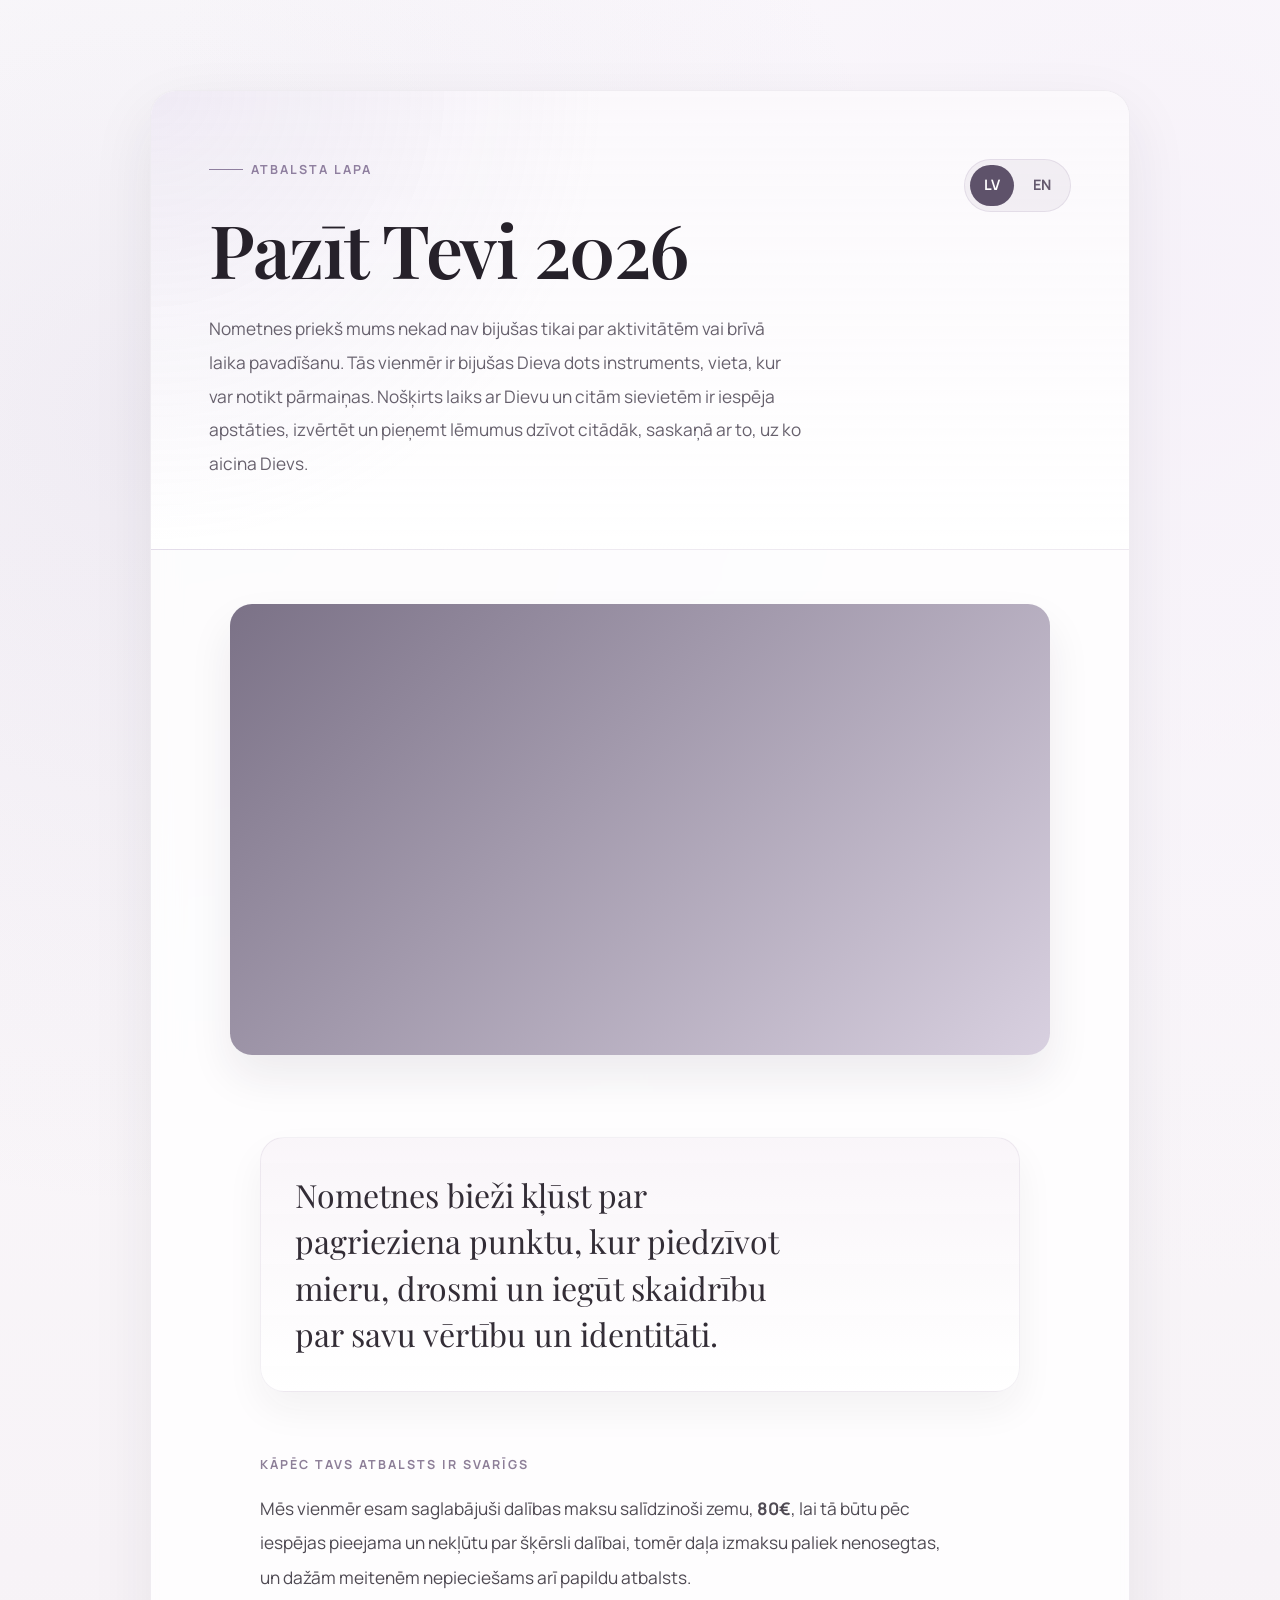
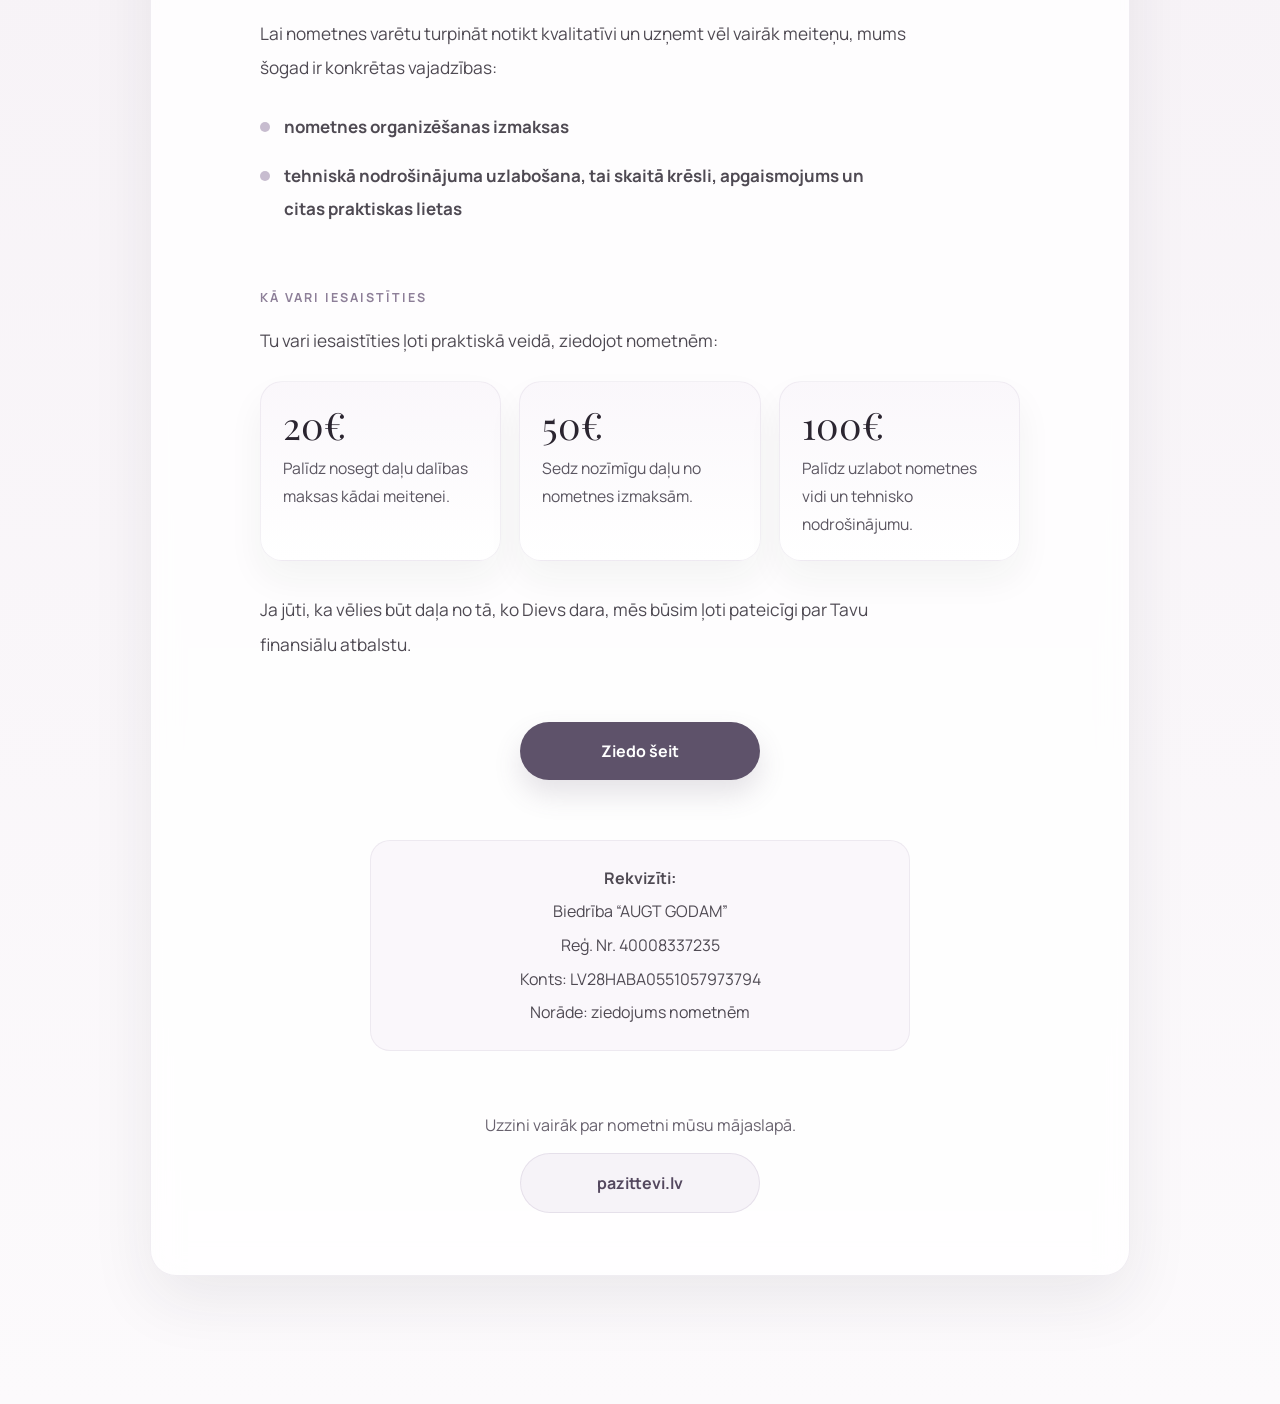
<file: public/atbalsts-2026/index.html>
<!doctype html>
<html lang="lv">
  <head>
    <meta charset="UTF-8" />
    <meta name="viewport" content="width=device-width, initial-scale=1.0" />
    <title>Pazīt Tevi | Atbalsta lapa 2026</title>
    <meta name="robots" content="noindex, nofollow" />
    <link rel="icon" type="image/png" href="../assets/Galerija/fav/Favicon%20PT.png" />
    <link rel="shortcut icon" href="../assets/Galerija/fav/Favicon%20PT.png" />
    <link rel="apple-touch-icon" href="/apple-touch-icon.png" />
    <link rel="preconnect" href="https://fonts.googleapis.com" />
    <link rel="preconnect" href="https://fonts.gstatic.com" crossorigin />
    <link
      href="https://fonts.googleapis.com/css2?family=Manrope:wght@400;500;600;700&family=Playfair+Display:wght@500;600;700&display=swap"
      rel="stylesheet"
    />
    <link rel="stylesheet" href="../styles.css?v=2026-04-11-1" />
    <style>
      body.private-support-page {
        min-height: 100vh;
        min-height: 100svh;
        background:
          radial-gradient(circle at 12% 14%, rgba(168, 151, 194, 0.14) 0%, rgba(168, 151, 194, 0) 28%),
          radial-gradient(circle at 88% 10%, rgba(246, 241, 249, 0.96) 0%, rgba(246, 241, 249, 0) 34%),
          linear-gradient(180deg, #fdfcfd 0%, #f7f3f7 52%, #fcfafc 100%);
        color: #514c55;
      }

      .support-shell {
        width: min(980px, calc(100% - 2rem));
        margin: 0 auto;
        padding: clamp(52px, 7vw, 92px) 0 clamp(84px, 10vw, 136px);
      }

      .support-card {
        background: rgba(255, 255, 255, 0.8);
        border: 1px solid rgba(88, 73, 116, 0.09);
        border-radius: 26px;
        box-shadow: 0 24px 64px rgba(43, 35, 56, 0.08);
        backdrop-filter: blur(14px);
        -webkit-backdrop-filter: blur(14px);
      }

      .support-card {
        overflow: hidden;
        animation: supportFadeIn 700ms ease-out both;
      }

      .support-hero {
        padding: clamp(44px, 6vw, 68px) clamp(36px, 5vw, 58px);
        border-bottom: 1px solid rgba(88, 73, 116, 0.08);
        background:
          radial-gradient(circle at top left, rgba(176, 161, 205, 0.16), rgba(176, 161, 205, 0) 42%),
          linear-gradient(180deg, rgba(250, 247, 251, 0.82), rgba(255, 255, 255, 0.96));
      }

      .support-hero-top {
        display: flex;
        align-items: flex-start;
        justify-content: space-between;
        gap: 1rem;
      }

      .support-kicker {
        display: inline-flex;
        align-items: center;
        gap: 0.5rem;
        margin-bottom: var(--space-3);
        color: #8f7f9f;
        font-size: 0.78rem;
        font-weight: 700;
        letter-spacing: 0.16em;
        text-transform: uppercase;
      }

      .support-kicker::before {
        content: "";
        width: 34px;
        height: 1px;
        background: currentColor;
      }

      .support-title {
        font-size: clamp(3rem, 6vw, 4.6rem);
        margin-bottom: clamp(18px, 3vw, 28px);
        color: #26212a;
        font-weight: 600;
        letter-spacing: -0.02em;
        line-height: 0.98;
        white-space: normal;
        text-wrap: balance;
      }

      .support-intro {
        max-width: 54ch;
        color: #67616d;
        font-size: 1.08rem;
        line-height: 1.95;
      }

      .support-video-frame[hidden],
      .support-video-placeholder[hidden] {
        display: none !important;
      }

      .support-button,
      .support-home-link {
        display: inline-flex;
        align-items: center;
        justify-content: center;
        min-height: 52px;
        padding: 0.95rem 1.5rem;
        border-radius: 999px;
        border: 0;
        font-weight: 700;
        cursor: pointer;
        transition: transform 180ms ease, box-shadow 180ms ease, background-color 180ms ease;
      }

      .support-button:hover,
      .support-home-link:hover {
        transform: translateY(-1px);
      }

      .support-button:focus-visible,
      .support-home-link:focus-visible {
        outline: 2px solid rgba(168, 151, 194, 0.22);
        outline-offset: 3px;
      }

      .language-toggle {
        display: inline-flex;
        align-items: center;
        gap: 0.35rem;
        padding: 0.35rem;
        border-radius: 999px;
        background: rgba(181, 167, 192, 0.14);
        border: 1px solid rgba(143, 127, 159, 0.16);
      }

      .language-option {
        border: 0;
        background: transparent;
        color: #655a6f;
        padding: 0.5rem 0.85rem;
        border-radius: 999px;
        font-size: 0.9rem;
        font-weight: 700;
        cursor: pointer;
        transition: background-color 180ms ease, color 180ms ease, transform 180ms ease;
      }

      .language-option:hover {
        transform: translateY(-1px);
      }

      .language-option:focus-visible {
        outline: 2px solid rgba(168, 151, 194, 0.22);
        outline-offset: 2px;
      }

      .language-option.is-active {
        background: #5e526a;
        color: #fff;
      }

      .support-content {
        padding: clamp(38px, 5vw, 54px) clamp(36px, 5vw, 58px) clamp(44px, 5vw, 62px);
      }

      .support-video-wrap {
        margin-bottom: clamp(54px, 7vw, 82px);
        display: grid;
        place-items: center;
      }

      .support-video-frame,
      .support-video-placeholder {
        width: min(100%, 820px);
        aspect-ratio: 16 / 8.8;
        border: 0;
        border-radius: 22px;
        overflow: hidden;
        background:
          linear-gradient(135deg, rgba(92, 82, 106, 0.78), rgba(201, 192, 212, 0.52)),
          #e9e2ed;
        box-shadow: 0 22px 44px rgba(40, 31, 47, 0.08);
      }

      .support-video-frame {
        display: block;
      }

      .support-video-placeholder {
        display: grid;
        place-items: center;
        padding: clamp(18px, 4vw, 28px);
        text-align: center;
        color: #3d3543;
      }

      .support-video-placeholder strong {
        display: block;
        font-family: "Playfair Display", Georgia, serif;
        font-size: clamp(1.5rem, 3vw, 2rem);
        margin-bottom: var(--space-2);
        font-weight: 600;
      }

      .story-flow {
        width: min(100%, 760px);
        margin: 0 auto;
      }

      .story-block + .story-block {
        margin-top: clamp(38px, 6vw, 58px);
      }

      .section-label {
        display: inline-block;
        margin-bottom: 16px;
        font-size: 0.78rem;
        font-family: "Manrope", "Segoe UI", sans-serif;
        letter-spacing: 0.16em;
        text-transform: uppercase;
        color: #8d7f98;
        font-weight: 700;
      }

      .story-text {
        max-width: 62ch;
        font-size: 1.08rem;
        line-height: 2;
        color: #4f4a53;
      }

      .story-text p + p {
        margin-top: 1.35rem;
      }

      .story-quote {
        padding: clamp(26px, 4vw, 34px);
        border-radius: 24px;
        background: linear-gradient(180deg, rgba(249, 245, 249, 0.96), rgba(255, 255, 255, 0.98));
        border: 1px solid rgba(88, 73, 116, 0.08);
        box-shadow: 0 18px 38px rgba(40, 31, 47, 0.05);
      }

      .story-quote p {
        max-width: 26ch;
        margin: 0;
        font-family: "Playfair Display", Georgia, serif;
        font-size: clamp(1.45rem, 2.8vw, 2rem);
        line-height: 1.45;
        color: #332d36;
      }

      .story-intro {
        font-size: 1.14rem;
        line-height: 2;
      }

      .story-list {
        max-width: 62ch;
        display: grid;
        gap: 16px;
        margin-top: 1.5rem;
      }

      .story-list-item {
        display: grid;
        grid-template-columns: 10px 1fr;
        gap: 14px;
        align-items: start;
        color: #4f4a53;
        font-size: 1.06rem;
        line-height: 1.95;
        font-weight: 700;
      }

      .story-list-item::before {
        content: "";
        width: 10px;
        height: 10px;
        margin-top: 0.72rem;
        border-radius: 999px;
        background: #c7bccf;
      }

      .donation-grid {
        display: grid;
        grid-template-columns: repeat(3, minmax(0, 1fr));
        gap: 18px;
        margin-top: 22px;
        margin-bottom: 2rem;
      }

      .donation-card {
        padding: 24px 22px 22px;
        border-radius: 22px;
        background: linear-gradient(180deg, rgba(250, 247, 251, 0.98), rgba(255, 255, 255, 0.98));
        border: 1px solid rgba(88, 73, 116, 0.08);
        box-shadow: 0 18px 36px rgba(40, 31, 47, 0.05);
      }

      .donation-amount {
        display: block;
        margin-bottom: 10px;
        font-family: "Playfair Display", Georgia, serif;
        font-size: clamp(1.8rem, 3vw, 2.35rem);
        line-height: 1;
        color: #2b2530;
      }

      .donation-copy {
        font-size: 0.98rem;
        line-height: 1.8;
        color: #5a5560;
      }

      .support-cta {
        display: grid;
        justify-items: center;
        gap: clamp(44px, 6vw, 60px);
        margin-top: clamp(44px, 6vw, 60px);
      }

      .support-bank {
        width: min(100%, 540px);
        padding: 22px 24px;
        border-radius: 20px;
        background: rgba(250, 247, 251, 0.9);
        border: 1px solid rgba(88, 73, 116, 0.08);
        text-align: center;
      }

      .support-bank p {
        margin: 0;
        color: #4f4a53;
        line-height: 1.9;
      }

      .support-bank p + p {
        margin-top: 0.2rem;
      }

      .support-cta-link {
        display: inline-flex;
        align-items: center;
        justify-content: center;
        min-width: 240px;
        min-height: 54px;
        padding: 0.95rem 1.7rem;
        border-radius: 999px;
        background: #5e526a;
        color: #fff;
        font-weight: 700;
        box-shadow: 0 14px 28px rgba(94, 82, 106, 0.16);
        transition: transform 180ms ease, box-shadow 180ms ease;
      }

      .support-cta-link:hover {
        transform: translateY(-1px);
      }

      .support-cta-link:focus-visible {
        outline: 2px solid rgba(168, 151, 194, 0.22);
        outline-offset: 3px;
      }

      .support-home {
        display: flex;
        flex-direction: column;
        align-items: center;
        justify-content: center;
        gap: 14px;
        margin-top: clamp(44px, 6vw, 60px);
      }

      .support-home-copy {
        margin: 0;
        color: #67616d;
        font-size: 1rem;
        line-height: 1.8;
        text-align: center;
      }

      .support-home-link {
        background: rgba(181, 167, 192, 0.12);
        color: #54485f;
        border: 1px solid rgba(143, 127, 159, 0.16);
        min-width: 240px;
      }

      @keyframes supportFadeIn {
        from {
          opacity: 0;
          transform: translateY(18px);
        }

        to {
          opacity: 1;
          transform: translateY(0);
        }
      }

      @media (prefers-reduced-motion: reduce) {
        .support-card {
          animation: none;
        }
      }

      @media (max-width: 640px) {
        .support-shell {
          width: min(100%, calc(100% - 1rem));
          padding-top: 20px;
        }

        .support-card {
          border-radius: 18px;
        }

        .support-hero,
        .support-content {
          padding-left: 22px;
          padding-right: 22px;
        }

        .support-hero-top {
          flex-direction: column;
          align-items: flex-start;
        }

        .support-title,
        .support-intro,
        .story-text,
        .story-quote p,
        .story-list,
        .story-list-item {
          max-width: none;
        }

        .donation-grid {
          grid-template-columns: 1fr;
        }
      }

      @media (max-width: 860px) {
        .donation-grid {
          grid-template-columns: 1fr;
        }
      }
    </style>
  </head>
  <body class="private-support-page">
    <main class="support-shell">
      <section class="support-card" aria-labelledby="support-page-title">
        <div class="support-hero">
          <div class="support-hero-top">
            <p class="support-kicker" data-i18n="supportKicker">Atbalsta lapa</p>
            <div class="language-toggle" aria-label="Language switcher">
              <button class="language-option is-active" type="button" data-language-option="lv" aria-pressed="true">
                LV
              </button>
              <button class="language-option" type="button" data-language-option="en" aria-pressed="false">EN</button>
            </div>
          </div>
          <h1 class="support-title" id="support-page-title" data-i18n="supportTitle">Pazīt Tevi 2026</h1>
          <p class="support-intro">
            <span data-i18n="supportIntro"
              >Nometnes priekš mums nekad nav bijušas tikai par aktivitātēm vai brīvā laika pavadīšanu. Tās vienmēr ir
              bijušas Dieva dots instruments, vieta, kur var notikt pārmaiņas.

              Nošķirts laiks ar Dievu un citām sievietēm ir iespēja apstāties, izvērtēt un pieņemt lēmumus dzīvot
              citādāk, saskaņā ar to, uz ko aicina Dievs.</span
            >
          </p>
        </div>

        <div class="support-content" id="supportContent">
          <div class="support-video-wrap">
            <iframe
              class="support-video-frame"
              id="supportVideoFrame"
              title="Pazīt Tevi atbalsta video"
              data-i18n-attr="title:supportVideoTitle"
              loading="lazy"
              referrerpolicy="strict-origin-when-cross-origin"
              allow="accelerometer; autoplay; clipboard-write; encrypted-media; gyroscope; picture-in-picture; web-share"
              allowfullscreen
              src="https://www.youtube-nocookie.com/embed/jjcZV4kq4XE"
            ></iframe>
          </div>

          <div class="story-flow">
        
            <section class="story-block story-quote" aria-label="Izcelta doma" data-i18n-attr="aria-label:quoteAriaLabel">
              <p data-i18n="quoteText">
                Nometnes bieži kļūst par pagrieziena punktu, kur piedzīvot mieru, drosmi un iegūt skaidrību par savu
                vērtību un identitāti.
              </p>
            </section>

            <section class="story-block">
              <p class="section-label" data-i18n="whyLabel">Kāpēc Tavs atbalsts ir svarīgs</p>
              <div class="story-text">
                <p data-i18n="whyParagraphOne">
                  Mēs vienmēr esam saglabājuši dalības maksu salīdzinoši zemu, <strong>80€</strong>, lai tā būtu pēc
                  iespējas pieejama un nekļūtu par šķērsli dalībai, tomēr daļa izmaksu paliek nenosegtas, un dažām
                  meitenēm nepieciešams arī papildu atbalsts.
                </p>
                <p data-i18n="whyParagraphTwo">
                  Lai nometnes varētu turpināt notikt kvalitatīvi un uzņemt vēl vairāk meiteņu, mums šogad ir
                  konkrētas vajadzības:
                </p>
              </div>
              <div class="story-list" aria-label="Atbalsta vajadzības" data-i18n-attr="aria-label:supportNeedsAriaLabel">
                <div class="story-list-item" data-i18n="supportNeedOne">nometnes organizēšanas izmaksas</div>
                <div class="story-list-item" data-i18n="supportNeedTwo">
                  tehniskā nodrošinājuma uzlabošana, tai skaitā krēsli, apgaismojums un citas praktiskas lietas
                </div>
              </div>
            </section>

            <section class="story-block">
              <p class="section-label" data-i18n="howLabel">Kā vari iesaistīties</p>
              <div class="story-text">
                <p data-i18n="howParagraph">Tu vari iesaistīties ļoti praktiskā veidā, ziedojot nometnēm:</p>
              </div>
              <div class="donation-grid" aria-label="Ziedojumu apmēri" data-i18n-attr="aria-label:donationLevelsAriaLabel">
                <article class="donation-card">
                  <span class="donation-amount">20€</span>
                  <p class="donation-copy" data-i18n="donationCopyOne">Palīdz nosegt daļu dalības maksas kādai meitenei.</p>
                </article>
                <article class="donation-card">
                  <span class="donation-amount">50€</span>
                  <p class="donation-copy" data-i18n="donationCopyTwo">Sedz nozīmīgu daļu no nometnes izmaksām.</p>
                </article>
                <article class="donation-card">
                  <span class="donation-amount">100€</span>
                  <p class="donation-copy" data-i18n="donationCopyThree">Palīdz uzlabot nometnes vidi un tehnisko nodrošinājumu.</p>
                </article>
              </div>
              <div class="story-text">
                <p data-i18n="closingParagraph">
                  Ja jūti, ka vēlies būt daļa no tā, ko Dievs dara, mēs būsim ļoti pateicīgi par Tavu finansiālu
                  atbalstu.
                </p>
              </div>
            </section>

            <div class="support-cta">
              <a class="support-cta-link" href="https://donate.stripe.com/4gMcN4gYY8fr5nKeHn3Ru00" target="_blank" rel="noreferrer" data-i18n="donateButton">Ziedo šeit</a>
              <div class="support-bank">
                <p><strong data-i18n="bankDetailsLabel">Rekvizīti:</strong></p>
                <p>Biedrība “AUGT GODAM”</p>
                <p data-i18n="registrationNumber">Reģ. Nr. 40008337235</p>
                <p data-i18n="bankAccount">Konts: LV28HABA0551057973794</p>
                <p data-i18n="paymentReference">Norāde: ziedojums nometnēm</p>
              </div>
            </div>
          </div>

          <div class="support-home">
            <p class="support-home-copy" data-i18n="homeCopy">Uzzini vairāk par nometni mūsu mājaslapā.</p>
            <a class="support-home-link" href="/">pazittevi.lv</a>
          </div>
        </div>
      </section>
    </main>
    <script>
      const translations = {
        lv: {
          pageTitle: "Pazīt Tevi | Atbalsta lapa 2026",
          supportVideoSrc: "https://www.youtube-nocookie.com/embed/jjcZV4kq4XE",
          supportKicker: "Atbalsta lapa",
          supportTitle: "Pazīt Tevi 2026",
          supportIntro:
            "Nometnes priekš mums nekad nav bijušas tikai par aktivitātēm vai brīvā laika pavadīšanu. Tās vienmēr ir bijušas Dieva dots instruments, vieta, kur var notikt pārmaiņas.<br><br>Nošķirts laiks ar Dievu un citām sievietēm ir iespēja apstāties, izvērtēt un pieņemt lēmumus dzīvot citādāk, saskaņā ar to, uz ko aicina Dievs.",
          supportVideoTitle: "Pazīt Tevi atbalsta video",
          quoteAriaLabel: "Izcelta doma",
          quoteText:
            "Nometnes bieži kļūst par pagrieziena punktu, kur piedzīvot mieru, drosmi un iegūt skaidrību par savu vērtību un identitāti.",
          whyLabel: "Kāpēc Tavs atbalsts ir svarīgs",
          whyParagraphOne:
            "Mēs vienmēr esam saglabājuši dalības maksu salīdzinoši zemu, <strong>80€</strong>, lai tā būtu pēc iespējas pieejama un nekļūtu par šķērsli dalībai, tomēr daļa izmaksu paliek nenosegtas, un dažām meitenēm nepieciešams arī papildu atbalsts.",
          whyParagraphTwo:
            "Lai nometnes varētu turpināt notikt kvalitatīvi un uzņemt vēl vairāk meiteņu, mums šogad ir konkrētas vajadzības:",
          supportNeedsAriaLabel: "Atbalsta vajadzības",
          supportNeedOne: "nometnes organizēšanas izmaksas",
          supportNeedTwo: "tehniskā nodrošinājuma uzlabošana, tai skaitā krēsli, apgaismojums un citas praktiskas lietas",
          howLabel: "Kā vari iesaistīties",
          howParagraph: "Tu vari iesaistīties ļoti praktiskā veidā, ziedojot nometnēm:",
          donationLevelsAriaLabel: "Ziedojumu apmēri",
          donationCopyOne: "Palīdz nosegt daļu dalības maksas kādai meitenei.",
          donationCopyTwo: "Sedz nozīmīgu daļu no nometnes izmaksām.",
          donationCopyThree: "Palīdz uzlabot nometnes vidi un tehnisko nodrošinājumu.",
          closingParagraph:
            "Ja jūti, ka vēlies būt daļa no tā, ko Dievs dara, mēs būsim ļoti pateicīgi par Tavu finansiālu atbalstu.",
          donateButton: "Ziedo šeit",
          bankDetailsLabel: "Rekvizīti:",
          registrationNumber: "Reģ. Nr. 40008337235",
          bankAccount: "Konts: LV28HABA0551057973794",
          paymentReference: "Norāde: ziedojums nometnēm",
          homeCopy: "Uzzini vairāk par nometni mūsu mājaslapā."
        },
        en: {
          pageTitle: "Pazīt Tevi | Support Page 2026",
          supportVideoSrc: "https://www.youtube-nocookie.com/embed/TZ3xMRp_MqM",
          supportKicker: "Support page",
          supportTitle: "Pazīt Tevi 2026",
          supportIntro:
            "For us, camps have never been only about activities or spending free time. They have always been a God-given instrument, a place where change can happen.<br><br>Time set apart with God and other women is an opportunity to pause, reflect, and choose to live differently, in line with what God is calling them to.",
          supportVideoTitle: "Pazīt Tevi support video",
          quoteAriaLabel: "Highlighted thought",
          quoteText:
            "Camps often become a turning point where peace and courage are found, and where girls gain clarity about their value and identity.",
          whyLabel: "Why your support matters",
          whyParagraphOne:
            "We have always kept the participation fee relatively low, <strong>80 EUR</strong>, so it stays as accessible as possible and does not become a barrier to attending. Still, part of the costs remain uncovered, and some girls also need additional support.",
          whyParagraphTwo:
            "For the camps to continue at a high quality and welcome even more girls, we have specific needs this year:",
          supportNeedsAriaLabel: "Support needs",
          supportNeedOne: "camp organization costs",
          supportNeedTwo: "improving technical equipment, including chairs, lighting, and other practical essentials",
          howLabel: "How you can get involved",
          howParagraph: "You can support the camps in a very practical way by donating:",
          donationLevelsAriaLabel: "Donation amounts",
          donationCopyOne: "Helps cover part of one girl's participation fee.",
          donationCopyTwo: "Covers a meaningful part of the camp costs.",
          donationCopyThree: "Helps improve the camp environment and technical setup.",
          closingParagraph:
            "If you feel called to be part of what God is doing, we would be deeply grateful for your financial support.",
          donateButton: "Donate here",
          bankDetailsLabel: "Bank details:",
          registrationNumber: "Reg. No. 40008337235",
          bankAccount: "Account: LV28HABA0551057973794",
          paymentReference: "Reference: donation for camps",
          homeCopy: "Learn more about the camp on our website."
        }
      };

      const setLanguage = (language) => {
        const copy = translations[language];
        if (!copy) return;

        document.documentElement.lang = language;
        document.title = copy.pageTitle;

        const videoFrame = document.getElementById("supportVideoFrame");
        if (videoFrame && copy.supportVideoSrc && videoFrame.getAttribute("src") !== copy.supportVideoSrc) {
          videoFrame.setAttribute("src", copy.supportVideoSrc);
        }

        document.querySelectorAll("[data-i18n]").forEach((element) => {
          const key = element.dataset.i18n;
          if (copy[key]) {
            element.innerHTML = copy[key];
          }
        });

        document.querySelectorAll("[data-i18n-attr]").forEach((element) => {
          const [attribute, key] = element.dataset.i18nAttr.split(":");
          if (copy[key]) {
            element.setAttribute(attribute, copy[key]);
          }
        });

        document.querySelectorAll("[data-language-option]").forEach((button) => {
          const isActive = button.dataset.languageOption === language;
          button.classList.toggle("is-active", isActive);
          button.setAttribute("aria-pressed", String(isActive));
        });
      };

      document.querySelectorAll("[data-language-option]").forEach((button) => {
        button.addEventListener("click", () => {
          setLanguage(button.dataset.languageOption);
        });
      });
    </script>
  </body>
</html>
</file>
<file: public/styles.css>
:root {
  --bg: #fcfbff;
  --surface: #ffffff;
  --heading: #19181d;
  --text: #454a53;
  --muted: #5a606c;
  --accent: #6e55d6;
  --accent-dark: #5a43be;
  --line: rgba(69, 53, 126, 0.2);
  --shadow: 0 26px 60px rgba(35, 27, 58, 0.18);
  --radius: 20px;
  --image-radius: 16px;
  --purple-soft: #f3efff;
  --purple-deep: #2b2138;
  --space-1: 8px;
  --space-2: 16px;
  --space-3: 24px;
  --space-4: 32px;
  --space-5: 48px;
  --space-6: 72px;
  --space-7: 96px;
  --space-8: 120px;
  --space-section: 112px;
  --team-card-width: clamp(250px, 28vw, 360px);
  --team-track-left-pad: max(8px, env(safe-area-inset-left));
  --team-track-right-pad: max(8px, env(safe-area-inset-right));
  --team-avatar-overhang: 52px;
}

* {
  box-sizing: border-box;
}

html {
  scroll-behavior: smooth;
}

@supports not (scroll-behavior: smooth) {
  html {
    scroll-behavior: auto;
  }
}

body {
  margin: 0;
  font-family: "Manrope", "Segoe UI", sans-serif;
  font-size: 16px;
  color: var(--text);
  background: var(--bg);
  line-height: 1.7;
  overflow-x: hidden;
}

button,
input,
textarea,
select {
  font: inherit;
}

button {
  -moz-appearance: none;
}

button::-moz-focus-inner {
  border: 0;
  padding: 0;
}

h1,
h2,
h3,
p {
  margin: 0;
}

h1,
h2,
h3 {
  font-family: "Playfair Display", Georgia, serif;
  font-weight: 600;
  color: var(--heading);
  line-height: 1.1;
  letter-spacing: 0.01em;
}

h3 {
  font-size: 20px;
}

a {
  color: inherit;
  text-decoration: none;
}

img {
  display: block;
  width: 100%;
  object-fit: cover;
}

.reveal {
  opacity: 0;
  transition: opacity 0.6s ease, transform 0.6s ease;
  will-change: opacity, transform;
}

.reveal-text {
  transform: translateY(18px);
}

.reveal-media {
  transform: translateY(14px) scale(0.97);
}

.reveal.is-visible {
  opacity: 1;
  transform: translateY(0) scale(1);
}

.hero {
  position: relative;
  min-height: 100vh;
  min-height: 100svh;
  min-height: 100dvh;
  height: 100vh;
  height: 100svh;
  height: 100dvh;
  min-height: -webkit-fill-available;
  background-image: url("assets/Hero_page/bilde.webp");
  background-size: cover;
  background-position: center;
  background-attachment: fixed;
  display: grid;
  place-items: center;
  padding: 0 1.2rem;
  overflow: clip;
}

.hero-overlay {
  position: absolute;
  inset: 0;
  background:
    radial-gradient(circle at 50% 24%, rgba(12, 8, 24, 0.1) 0%, rgba(12, 8, 24, 0) 42%),
    linear-gradient(180deg, rgba(10, 7, 20, 0.34) 0%, rgba(10, 7, 20, 0.46) 58%, rgba(10, 7, 20, 0.62) 100%);
}

.top-nav {
  position: fixed;
  top: 1rem;
  left: 50%;
  transform: translateX(-50%);
  z-index: 40;
  width: min(1280px, calc(100% - 2rem));
  display: flex;
  align-items: center;
  justify-content: space-between;
  gap: 1rem;
  padding: 0.6rem 0.9rem;
  border-radius: 16px;
  background: rgba(250, 248, 255, 0.9);
  -webkit-backdrop-filter: blur(9px);
  backdrop-filter: blur(9px);
  border: 1px solid var(--line);
  box-shadow: 0 10px 24px rgba(35, 27, 58, 0.09);
  transition: all 280ms ease;
}

.nav-logo {
  display: inline-flex;
  align-items: center;
  gap: 0.55rem;
}

.logo-image {
  width: 52px;
  height: 52px;
  object-fit: contain;
  filter: drop-shadow(0 8px 18px rgba(0, 0, 0, 0.22));
}

.logo-text {
  font-weight: 700;
  font-size: 0.95rem;
}

.main-nav-wrap {
  display: flex;
  align-items: center;
  justify-content: center;
  gap: var(--space-2);
  flex-wrap: wrap;
}

.main-nav-wrap a {
  position: relative;
  font-size: 0.88rem;
  font-weight: 500;
  letter-spacing: 0.01em;
  border-radius: 999px;
  padding: var(--space-1) var(--space-2);
  color: rgba(25, 24, 29, 0.76);
  transition: color 180ms ease, background-color 180ms ease;
}

.main-nav-wrap a::after {
  content: "";
  position: absolute;
  left: 50%;
  bottom: 5px;
  width: calc(100% - 1.8rem);
  height: 1.5px;
  border-radius: 999px;
  background: var(--accent);
  transform: translateX(-50%) scaleX(0);
  transform-origin: center;
  transition: transform 220ms ease;
}

.main-nav-wrap a:hover {
  background: rgba(110, 85, 214, 0.08);
  color: var(--accent-dark);
}

.main-nav-wrap a:hover::after {
  transform: translateX(-50%) scaleX(1);
}

.main-nav-wrap a.active {
  color: var(--accent-dark);
  font-weight: 600;
}

.main-nav-wrap a.active::after {
  transform: translateX(-50%) scaleX(1);
}

.top-nav-actions {
  display: flex;
  align-items: center;
  gap: 12px;
}

.social-icon {
  display: inline-flex;
  align-items: center;
  justify-content: center;
  width: 20px;
  height: 20px;
  color: rgba(25, 24, 29, 0.76);
  cursor: pointer;
  transition: color 200ms ease;
}

.social-icon svg {
  width: 20px;
  height: 20px;
  stroke: currentColor;
  stroke-width: 1.75;
  fill: none;
  stroke-linecap: round;
  stroke-linejoin: round;
}

.social-icon:hover {
  color: var(--accent);
}

.social-icon:focus-visible {
  outline: 2px solid var(--accent);
  outline-offset: 4px;
  border-radius: 999px;
}

.social-icon:focus {
  outline: 2px solid var(--accent);
  outline-offset: 4px;
  border-radius: 999px;
}

.lang-toggle {
  display: inline-flex;
  align-items: center;
  justify-content: center;
  gap: 6px;
  appearance: none;
  -webkit-appearance: none;
  border: 0;
  border-radius: 0;
  background: transparent;
  box-shadow: none;
  color: rgba(25, 24, 29, 0.76);
  font-size: 0.88rem;
  font-weight: 500;
  letter-spacing: 0.08em;
  line-height: 1;
  min-height: 34px;
  padding: 0 var(--space-1);
  margin: 0;
  cursor: pointer;
  transition: color 200ms ease;
}

.lang-toggle:hover {
  color: var(--accent);
}

.lang-toggle:focus-visible {
  outline: 2px solid var(--accent);
  outline-offset: 4px;
  border-radius: 999px;
}

.lang-toggle:focus {
  outline: 2px solid var(--accent);
  outline-offset: 4px;
  border-radius: 999px;
}

.lang-toggle-icon {
  display: inline-flex;
  align-items: center;
  justify-content: center;
  line-height: 1;
  color: currentColor;
}

.lang-toggle-icon svg {
  width: 20px;
  height: 20px;
  stroke: currentColor;
  stroke-width: 1.75;
  fill: none;
  stroke-linecap: round;
  stroke-linejoin: round;
  transform: scale(0.95);
  transform-origin: center;
}

.lang-toggle-label {
  position: relative;
}

.lang-toggle-label::after {
  content: "";
  position: absolute;
  left: 0;
  right: 0;
  bottom: -0.14rem;
  height: 1px;
  background: currentColor;
  transform: scaleX(0);
  transform-origin: center;
  transition: transform 180ms ease;
}

.lang-toggle:hover .lang-toggle-label::after,
.lang-toggle:focus-visible .lang-toggle-label::after {
  transform: scaleX(1);
}

.donate-link {
  display: inline-flex;
  align-items: center;
  justify-content: center;
  margin-left: 0;
  min-height: 34px;
  padding: 0.48rem 0.95rem;
  border: 1.5px solid var(--accent);
  border-radius: 999px;
  background: rgba(255, 255, 255, 0.88);
  color: var(--accent);
  font-size: 0.82rem;
  font-weight: 600;
  letter-spacing: 0.04em;
  line-height: 1;
  white-space: nowrap;
  cursor: pointer;
  transition: background-color 200ms ease, color 200ms ease, transform 200ms ease, border-color 200ms ease;
}

.donate-link:hover,
.donate-link:focus-visible {
  background: var(--accent);
  color: #fff;
  transform: translateY(-1px);
}

.donate-link:focus-visible {
  outline: 2px solid rgba(110, 85, 214, 0.28);
  outline-offset: 3px;
}

.donate-link:focus {
  outline: 2px solid rgba(110, 85, 214, 0.28);
  outline-offset: 3px;
}

.hero-content {
  position: relative;
  z-index: 2;
  color: #fff;
  text-align: center;
  max-width: 760px;
  width: min(760px, 100%);
  min-height: 100%;
  padding: clamp(110px, 14vh, 148px) var(--space-2) clamp(42px, 8vh, 72px);
  margin-top: 0;
  display: flex;
  flex-direction: column;
  align-items: center;
  justify-content: center;
}

.hero-kicker {
  font-size: clamp(0.95rem, 1.8vw, 1.1rem);
  letter-spacing: 0.22em;
  text-transform: uppercase;
  margin-bottom: 1.35rem;
  margin-top: 0.7rem;
  color: rgba(255, 255, 255, 0.9);
}

.hero-kicker-break {
  display: inline;
}

.hero-content h1 {
  font-size: clamp(3.5rem, 8.2vw, 88px);
  font-weight: 500;
  color: #fff;
  letter-spacing: 0.015em;
  margin-bottom: 0;
  text-shadow: 0 10px 24px rgba(8, 6, 16, 0.3);
}

.hero-badge {
  display: inline-flex;
  align-items: center;
  justify-content: center;
  gap: 0.82rem;
  margin-top: auto;
  margin-bottom: 0.5rem;
  font-size: clamp(0.95rem, 1.8vw, 1.1rem);
  letter-spacing: 0.18em;
  font-weight: 600;
  color: rgba(255, 255, 255, 0.82);
  opacity: 0.95;
}

.hero-badge::before,
.hero-badge::after {
  content: "";
  width: clamp(30px, 4.8vw, 52px);
  height: 1px;
  background: rgba(255, 255, 255, 0.42);
}

.hero-caption {
  font-size: clamp(0.95rem, 1.8vw, 1.1rem);
  font-weight: 700;
  letter-spacing: 0.07em;
  margin-top: 0;
  margin-bottom: 0.9rem;
  transform: none;
  color: rgba(255, 255, 255, 0.9);
}

.btn {
  display: inline-block;
  border: 1px solid rgba(255, 255, 255, 0.34);
  border-radius: 999px;
  padding: 1.16rem 2.95rem;
  text-transform: uppercase;
  font-size: 0.8rem;
  letter-spacing: 0.1em;
  font-weight: 700;
  background: linear-gradient(145deg, #9b86f2 0%, #7f66e0 48%, #654cc6 100%);
  color: #fff;
  box-shadow:
    0 16px 34px rgba(26, 14, 56, 0.34),
    inset 0 1px 0 rgba(255, 255, 255, 0.26);
  cursor: pointer;
  transition: transform 240ms cubic-bezier(0.22, 1, 0.36, 1), box-shadow 240ms ease, filter 240ms ease;
}

.btn:hover {
  transform: translateY(-2px);
  box-shadow: 0 18px 36px rgba(70, 43, 121, 0.3);
  filter: brightness(1.04);
}

.btn-hero {
  margin-top: 0;
  padding: 1.16rem 2.95rem;
  border-radius: 999px;
  font-size: 0.8rem;
  letter-spacing: 0.1em;
  font-weight: 700;
  text-transform: uppercase;
  background: linear-gradient(145deg, #9b86f2 0%, #7f66e0 48%, #654cc6 100%);
  color: #fff;
  border: 1px solid rgba(255, 255, 255, 0.34);
  box-shadow:
    0 16px 34px rgba(26, 14, 56, 0.34),
    inset 0 1px 0 rgba(255, 255, 255, 0.26);
  transform: translateY(0);
  transition: transform 240ms cubic-bezier(0.22, 1, 0.36, 1), box-shadow 240ms ease, filter 240ms ease;
}

.btn-hero:hover {
  transform: translateY(-3px);
  box-shadow:
    0 20px 38px rgba(26, 14, 56, 0.38),
    inset 0 1px 0 rgba(255, 255, 255, 0.3);
  filter: brightness(1.06);
}

.btn-hero:active {
  transform: translateY(-1px);
  box-shadow:
    0 11px 24px rgba(26, 14, 56, 0.3),
    inset 0 1px 0 rgba(255, 255, 255, 0.22);
}

.section-block {
  width: min(1120px, calc(100% - 2rem));
  margin: var(--space-section) auto 0;
}

.section-block,
.contact-section {
  scroll-margin-top: 110px;
}

.focus-section {
  scroll-margin-top: 72px;
}

.section-head {
  margin-bottom: 40px;
}

.section-head.center {
  text-align: center;
}

.section-tag {
  letter-spacing: 0.16em;
  text-transform: uppercase;
  font-size: 12px;
  font-weight: 700;
  color: var(--accent);
  margin-bottom: var(--space-1);
}

.section-head h2,
.split h2,
.contact-card h2 {
  font-size: clamp(2rem, 5vw, 48px);
  margin-bottom: var(--space-2);
}

.team-subtitle {
  max-width: 62ch;
  margin-top: 4px;
  color: var(--muted);
  font-size: 15px;
  line-height: 1.55;
}

.leaders-section {
  width: 100%;
  max-width: none;
  overflow-x: hidden;
  overflow-x: clip;
  overflow-y: visible;
  overscroll-behavior-x: contain;
}

.leaders-section .section-head {
  width: min(1120px, calc(100% - 2rem));
  margin: 0 auto 40px;
}

.focus-section {
  position: relative;
  width: 100%;
  margin: 0;
  background-color: #ddd4f5;
  overflow: hidden;
  border-radius: 0;
  padding: 104px 0;
}

.focus-section::before {
  content: "";
  position: absolute;
  inset: 0;
  background:
    radial-gradient(circle at 50% 10%, rgba(250, 246, 255, 0.74) 0%, rgba(250, 246, 255, 0) 54%),
    linear-gradient(180deg, #ebe5fc 0%, #ddd4f5 50%, #cec4ea 100%);
  pointer-events: none;
}

.focus-section>* {
  position: relative;
  z-index: 1;
  width: min(1120px, calc(100% - 2rem));
  margin-left: auto;
  margin-right: auto;
}

.focus-subtitle {
  font-size: 1.18rem;
  color: #2e3138;
  margin-bottom: var(--space-3);
}

.focus-section .section-head {
  margin-bottom: var(--space-2);
}

.focus-section .section-head.center {
  text-align: left;
}

.focus-section .section-head h2 {
  margin-bottom: var(--space-1);
}

.focus-section .section-head h2::after {
  content: "";
  display: block;
  width: 56px;
  height: 2px;
  margin-top: 10px;
  border-radius: 999px;
  background: rgba(110, 85, 214, 0.72);
}

.focus-layout {
  margin-top: var(--space-1);
  display: flex;
  flex-direction: column;
  gap: var(--space-4);
  align-items: stretch;
}

.focus-layout img {
  width: 100%;
  max-width: 100%;
  border-radius: 20px;
  min-height: 400px;
  box-shadow: 0 18px 38px rgba(43, 33, 56, 0.12);
  align-self: stretch;
}

.focus-points {
  display: flex;
  flex-direction: column;
  gap: 12px;
  justify-content: flex-start;
  min-width: 0;
  align-self: stretch;
  margin-top: 0;
}

.focus-item {
  min-height: 0;
  background: rgba(255, 255, 255, 0.56);
  backdrop-filter: blur(8px);
  -webkit-backdrop-filter: blur(8px);
  border: 1px solid rgba(255, 255, 255, 0.52);
  border-radius: 14px;
  padding: 8px 14px;
  box-shadow: 0 6px 18px rgba(43, 33, 56, 0.08);
  transition: transform 180ms ease, box-shadow 220ms ease, background-color 220ms ease;
}

.focus-item:hover {
  transform: translateY(-2px);
  background: rgba(255, 255, 255, 0.72);
  box-shadow: 0 8px 18px rgba(43, 33, 56, 0.1);
}

.focus-trigger {
  width: 100%;
  border: 0;
  background: transparent;
  display: grid;
  grid-template-columns: auto 1fr auto;
  align-items: center;
  gap: 10px;
  padding: 6px 0;
  cursor: pointer;
  text-align: left;
}

.focus-icon {
  width: 22px;
  height: 22px;
  flex: 0 0 22px;
  color: #8f88a8;
  margin-top: 0;
}

.focus-icon svg {
  width: 22px;
  height: 22px;
  stroke-width: 1.5;
  fill: none;
  stroke-linecap: round;
  stroke-linejoin: round;
}

.focus-heading {
  font-family: "Manrope", "Segoe UI", sans-serif;
  font-size: 20px;
  font-weight: 800;
  margin: 0;
  line-height: 1.18;
}

@media (max-width: 780px) {
  .focus-heading {
    font-size: 16px;
  }
}

.focus-chevron {
  display: inline-flex;
  align-items: center;
  justify-content: center;
  color: var(--accent-dark);
  line-height: 0;
  transform: rotate(0deg);
  transition: transform 240ms ease;
}

.focus-chevron svg {
  width: 18px;
  height: 18px;
  stroke-width: 2;
}

.focus-panel {
  overflow: hidden;
  max-height: 0;
  transition: max-height 360ms ease;
}

.focus-item.is-open .focus-chevron {
  transform: rotate(180deg);
}

.focus-panel p {
  color: var(--muted);
  font-size: 0.9rem;
  line-height: 1.5;
  max-width: 34ch;
  margin: 0;
  padding: 4px 0 8px 32px;
}

.split {
  display: grid;
  grid-template-columns: 1fr 1fr;
  gap: var(--space-5);
  align-items: start;
}

.about-section {
  margin-top: var(--space-section);
}

.about-text {
  padding-top: var(--space-3);
}

.about-text h2 {
  margin-bottom: 0;
}

.about-text h2::after {
  content: "";
  display: block;
  width: 56px;
  height: 2px;
  margin-top: 10px;
  border-radius: 999px;
  background: rgba(110, 85, 214, 0.72);
}

.about-text [data-i18n="about.copy"] {
  margin-top: var(--space-2);
  display: grid;
  gap: var(--space-3);
  max-width: 58ch;
  line-height: 1.72;
}

.about-text .about-lead,
.about-text .about-paragraph {
  display: block;
}

.about-text .about-lead {
  font-weight: 600;
}

.about-text .about-paragraph-highlight {
  position: relative;
  z-index: 0;
  padding: 14px 0;
}

.about-text .about-paragraph-highlight::before {
  content: "";
  position: absolute;
  z-index: -1;
  top: 0;
  bottom: 0;
  left: calc(50% - 50vw);
  right: calc(50% - 50vw);
  background: #f5f1ff;
}

.about-image {
  margin-top: var(--space-2);
  border-radius: var(--image-radius);
  min-height: 440px;
  box-shadow: var(--shadow);
}

.carousel-shell {
  position: relative;
  overflow: visible;
}

.carousel-btn {
  width: 46px;
  height: 46px;
  border-radius: 50%;
  border: 1px solid var(--line);
  background: #fff;
  color: var(--text);
  cursor: pointer;
  box-shadow: 0 20px 48px rgba(22, 14, 31, 0.32);
}

.side-btn {
  position: absolute;
  top: 50%;
  transform: translateY(-50%);
  z-index: 5;
}

.side-left {
  left: -22px;
}

.side-right {
  right: -22px;
}

.leaders-track {
  display: flex;
  gap: var(--space-2);
  padding: 4rem;
  overflow-x: auto;
  overflow-y: visible;
  touch-action: pan-x;
  -webkit-overflow-scrolling: touch;
  scroll-behavior: smooth;
  scroll-snap-type: x mandatory;
  scrollbar-width: none;
  -ms-overflow-style: none;
  scroll-padding-left: var(--team-track-left-pad);
  align-items: stretch;
  cursor: grab;
  user-select: none;
  -webkit-user-select: none;
}

.leaders-shell {
  width: 100vw;
  margin-left: calc(50% - 50vw);
  overflow-x: visible;
  overflow-y: visible;
  margin-top: var(--space-3);
  padding: var(--space-1) 0;
}

.leader-card {
  --photo-pos: 50% 32%;
  --photo-scale: 1.24;
  flex: 0 0 var(--team-card-width);
  background: var(--surface);
  border: 1px solid var(--line);
  border-radius: 18px;
  min-height: 300px;
  padding: 76px var(--space-3) var(--space-3);
  position: relative;
  overflow: visible;
  z-index: 1;
  box-shadow: 0 8px 24px rgba(26, 18, 35, 0.1), 0 2px 8px rgba(26, 18, 35, 0.06);
  scroll-snap-align: start;
  display: flex;
  flex-direction: column;
  user-select: none;
  -webkit-user-select: none;
}

.leader-card img {
  width: 84px;
  height: 84px;
  aspect-ratio: 1 / 1;
  border-radius: 50%;
  position: absolute;
  top: -10%;
  left: 50%;
  margin: 0;
  border: 2px solid rgba(255, 255, 255, 0.9);
  box-shadow: 0 8px 18px rgba(43, 33, 56, 0.18);
  object-fit: cover;
  object-position: var(--photo-pos);
  transform: translate(-50%, 0) scale(var(--photo-scale));
  -webkit-user-drag: none;
}

.leaders-track.is-dragging {
  cursor: grabbing;
  scroll-behavior: auto;
  scroll-snap-type: none;
}

.leaders-track.is-dragging,
.leaders-track.is-dragging * {
  user-select: none;
  -webkit-user-select: none;
}

body.team-dragging {
  user-select: none;
  -webkit-user-select: none;
}

.leaders-track::-webkit-scrollbar {
  display: none;
  height: 0;
}

.leaders-track .leader-card:nth-child(1) {
  --photo-pos: 50% 20%;
  --photo-scale: 1.27;
}

.leaders-track .leader-card:nth-child(2) {
  --photo-pos: 50% 26%;
  --photo-scale: 1.24;
}

.leaders-track .leader-card:nth-child(3) {
  --photo-pos: 50% 20%;
  --photo-scale: 1.25;
}

.leaders-track .leader-card:nth-child(4) {
  --photo-pos: 50% 24%;
  --photo-scale: 1.23;
}

.leaders-track .leader-card:nth-child(5) {
  --photo-pos: 50% 22%;
  --photo-scale: 1.24;
}

.leaders-track .leader-card:nth-child(6) {
  --photo-pos: 50% 30%;
  --photo-scale: 1.22;
}

.leaders-track .leader-card:nth-child(7) {
  --photo-pos: 50% 21%;
  --photo-scale: 1.26;
}

.leaders-track .leader-card:nth-child(8) {
  --photo-pos: 50% 26%;
  --photo-scale: 1.24;
}

.leaders-track .leader-card:nth-child(9) {
  --photo-pos: 50% 23%;
  --photo-scale: 1.25;
}

.leaders-track .leader-card:nth-child(10) {
  --photo-pos: 50% 21%;
  --photo-scale: 1.26;
}

.leaders-track .leader-card:nth-child(11) {
  --photo-pos: 50% 19%;
  --photo-scale: 1.28;
}

.leader-card h3 {
  text-align: center;
  font-family: "Manrope", "Segoe UI", sans-serif;
  font-size: 17px;
  font-weight: 700;
  text-transform: uppercase;
  color: #18191d;
  margin-bottom: var(--space-2);
  letter-spacing: 0.05em;
}

.leader-card .lead-strong {
  display: block;
  font-size: 14px;
  font-weight: 400;
  color: #a6acb5;
  text-align: center;
  text-transform: uppercase;
  letter-spacing: 0.05em;
  overflow-wrap: anywhere;
  margin-bottom: var(--space-1);
  line-height: 1.4;
}

.lead-strong.role-pill {
  display: inline-flex;
  align-items: center;
  justify-content: center;
  border-radius: 999px;
  padding: 4px 10px;
  border: 1px solid rgba(90, 67, 190, 0.22);
  background: rgba(110, 85, 214, 0.09);
  color: var(--accent-dark);
  font-size: 12px;
  letter-spacing: 0.04em;
  text-transform: uppercase;
}

.leader-card p {
  color: #25282e;
  font-size: 13.5px;
  text-align: justify;
  line-height: 1.45;
}

.leader-card p:last-child {
  overflow: visible;
  max-height: none;
  padding-right: 0;
}

.leader-card p+p {
  margin-top: var(--space-2);
}

.leader-card .lead-strong + p {
  margin-top: 8px;
}

.leaders-shell .side-left {
  left: 10px;
}

.leaders-shell .side-right {
  right: 10px;
}

.leaders-shell .carousel-btn {
  top: 50%;
}

.leaders-track:focus-visible {
  outline: 2px solid var(--accent);
  outline-offset: 4px;
}

.gallery-section {
  position: relative;
  width: 100%;
  margin: var(--space-section) 0 0;
  background:
    radial-gradient(circle at 16% 20%, rgba(234, 220, 255, 0.3) 0%, rgba(234, 220, 255, 0) 36%),
    radial-gradient(circle at 86% 76%, rgba(127, 102, 224, 0.34) 0%, rgba(127, 102, 224, 0) 42%),
    linear-gradient(180deg, #57408f 0%, #3b2b66 42%, #24183f 100%);
  border-radius: 0;
  overflow: hidden;
  padding: 84px 0 112px;
}

.gallery-section::before {
  content: "";
  position: absolute;
  inset: 0;
  background:
    linear-gradient(90deg, rgba(255, 255, 255, 0.08) 0%, rgba(255, 255, 255, 0) 24%, rgba(255, 255, 255, 0) 76%, rgba(255, 255, 255, 0.08) 100%),
    radial-gradient(circle at 50% 0%, rgba(248, 241, 255, 0.16) 0%, rgba(248, 241, 255, 0) 52%);
  pointer-events: none;
}

.gallery-section > * {
  width: calc(100% - 2rem);
  margin-left: auto;
  margin-right: auto;
}

.gallery-section .section-tag {
  color: #e3d6ff;
  letter-spacing: 0.2em;
}

.gallery-section .section-head h2 {
  color: #f7f3ff;
  max-width: none;
  line-height: 0.96;
}

.gallery-section .section-head {
  display: grid;
  gap: 14px;
  justify-items: center;
  margin-bottom: 48px;
  text-align: center;
}

.mosaic-grid {
  display: grid;
  grid-template-columns: repeat(12, minmax(0, 1fr));
  grid-auto-rows: 42px;
  grid-auto-flow: dense;
  gap: 14px;
}

.mosaic-grid img {
  border-radius: 22px;
  width: 100%;
  height: 100%;
  object-fit: cover;
  cursor: pointer;
  background: rgba(255, 255, 255, 0.08);
  border: 1px solid rgba(255, 255, 255, 0.16);
  box-shadow:
    0 24px 60px rgba(16, 10, 33, 0.2),
    0 8px 18px rgba(16, 10, 33, 0.12);
  transition: transform 0.35s ease, box-shadow 0.35s ease, border-color 0.35s ease;
  transform-origin: center;
}

.mosaic-grid img:nth-child(1) {
  grid-column: 1 / span 7;
  grid-row: 1 / span 8;
  min-height: 380px;
}

.mosaic-grid img:nth-child(2) {
  grid-column: 8 / span 5;
  grid-row: 1 / span 4;
}

.mosaic-grid img:nth-child(3) {
  grid-column: 8 / span 3;
  grid-row: 5 / span 4;
}

.mosaic-grid img:nth-child(4) {
  grid-column: 11 / span 2;
  grid-row: 5 / span 4;
}

.mosaic-grid img:nth-child(5) {
  grid-column: 1 / span 5;
  grid-row: 9 / span 4;
}

.mosaic-grid img:nth-child(6) {
  grid-column: 6 / span 7;
  grid-row: 9 / span 6;
}

.mosaic-grid img:nth-child(7) {
  grid-column: 1 / span 3;
  grid-row: 13 / span 4;
}

.mosaic-grid img:nth-child(8) {
  grid-column: 4 / span 2;
  grid-row: 13 / span 4;
}

.mosaic-grid img:nth-child(9) {
  grid-column: 1 / span 5;
  grid-row: 17 / span 5;
}

.mosaic-grid img:nth-child(10) {
  grid-column: 6 / span 7;
  grid-row: 15 / span 4;
}

.mosaic-grid img:nth-child(11) {
  grid-column: 6 / span 3;
  grid-row: 19 / span 3;
}

.mosaic-grid img:nth-child(12) {
  grid-column: 9 / span 4;
  grid-row: 19 / span 3;
}

.mosaic-grid img.reveal-gallery {
  opacity: 0;
  transform: translateY(26px) scale(0.985);
  transition:
    opacity 0.45s ease,
    transform 0.6s cubic-bezier(0.2, 0.8, 0.2, 1);
}

.mosaic-grid img.reveal-gallery.is-visible {
  opacity: 1;
  transform: translateY(0) scale(1);
}

.mosaic-grid img:hover {
  transform: translateY(-6px) scale(1.015);
  border-color: rgba(255, 255, 255, 0.34);
  box-shadow:
    0 30px 70px rgba(16, 10, 33, 0.28),
    0 12px 22px rgba(16, 10, 33, 0.16);
}

.mosaic-grid img.reveal-gallery:hover,
.mosaic-grid img.reveal-gallery.is-visible:hover {
  transform: translateY(-6px) scale(1.015);
}

.see-more {
  margin: 52px auto 0;
  display: block;
  width: auto;
  width: fit-content;
  padding: 0.95rem 2.05rem;
  border-radius: 999px;
  border: 1px solid rgba(228, 214, 255, 0.62);
  background: linear-gradient(140deg, #d9c8ff 0%, #bea2f4 100%);
  font-weight: 700;
  font-size: 0.8rem;
  letter-spacing: 0.06em;
  text-transform: none;
  color: #2a1f45;
  box-shadow: 0 14px 30px rgba(15, 10, 30, 0.24);
  transition: filter 200ms ease, transform 180ms ease, box-shadow 200ms ease;
}

.see-more:hover {
  filter: brightness(1.04);
  box-shadow: 0 18px 34px rgba(15, 10, 30, 0.28);
  transform: translateY(-2px);
}

body.lightbox-open {
  overflow: hidden;
}

body.review-modal-open {
  overflow: hidden;
}

.gallery-lightbox {
  position: fixed;
  inset: 0;
  z-index: 1200;
  display: grid;
  place-items: center;
  padding: clamp(20px, 4vw, 44px);
  background: rgba(16, 11, 30, 0.74);
  -webkit-backdrop-filter: blur(3px);
  backdrop-filter: blur(3px);
  opacity: 0;
  visibility: hidden;
  pointer-events: none;
  transition: opacity 220ms ease, visibility 220ms ease;
}

.gallery-lightbox.is-open {
  opacity: 1;
  visibility: visible;
  pointer-events: auto;
}

.gallery-lightbox-media {
  max-width: min(94vw, 1080px);
  max-height: calc(100vh - clamp(78px, 11vh, 124px));
  width: auto;
  height: auto;
  border-radius: 18px;
  box-shadow: 0 22px 60px rgba(9, 5, 21, 0.55);
}

.gallery-lightbox-btn {
  position: absolute;
  border: 1px solid rgba(232, 223, 255, 0.5);
  background: rgba(28, 20, 52, 0.7);
  color: #f8f4ff;
  width: 42px;
  height: 42px;
  border-radius: 999px;
  display: grid;
  place-items: center;
  cursor: pointer;
  font-size: 24px;
  line-height: 1;
  transition: background-color 180ms ease, transform 180ms ease;
}

.gallery-lightbox-btn:hover {
  background: rgba(50, 35, 90, 0.9);
  transform: scale(1.04);
}

.gallery-lightbox-btn:focus-visible {
  outline: 2px solid #e2d5ff;
  outline-offset: 2px;
}

.gallery-lightbox-btn:focus {
  outline: 2px solid #e2d5ff;
  outline-offset: 2px;
}

.gallery-lightbox-close {
  top: clamp(16px, 2.4vw, 26px);
  right: clamp(16px, 2.4vw, 26px);
}

.gallery-lightbox-prev {
  left: clamp(12px, 2.2vw, 26px);
  top: 50%;
  transform: translateY(-50%);
}

.gallery-lightbox-next {
  right: clamp(12px, 2.2vw, 26px);
  top: 50%;
  transform: translateY(-50%);
}

.gallery-lightbox-next.is-more-link {
  width: auto;
  min-width: 144px;
  padding: 0 18px;
  font-size: 0.9rem;
  font-weight: 700;
  letter-spacing: 0.03em;
}

.gallery-lightbox-prev:hover,
.gallery-lightbox-next:hover {
  transform: translateY(-50%) scale(1.04);
}

.testimonials-section {
  width: 100%;
  max-width: none;
  margin-top: 0;
  margin-bottom: 0;
  padding: clamp(72px, 9vw, 116px) 0 clamp(72px, 9vw, 116px);
  background: linear-gradient(180deg, #faf7ff 0%, #f4eefc 100%);
  border-radius: 0;
  clear: both;
}

.testimonials-container {
  width: 100%;
  max-width: 1200px;
  margin: 0 auto;
  padding: 0 24px;
}

.testimonials-section .section-head {
  width: 100%;
  margin: 0 auto clamp(28px, 5vw, 52px);
}

.testimonials-carousel {
  position: relative;
  width: 100%;
  margin: 0;
  overflow: hidden;
}

.testimonials-carousel::before,
.testimonials-carousel::after {
  content: "";
  position: absolute;
  top: -48px;
  bottom: -48px;
  width: clamp(150px, 16vw, 220px);
  pointer-events: none;
  z-index: 2;
  background: linear-gradient(180deg, #faf7ff 0%, #f4eefc 100%);
}

.reviews-shell::before {
  left: 0;
  background:
    radial-gradient(120% 100% at 0% 50%, rgba(250, 247, 255, 0.44) 0%, rgba(250, 247, 255, 0.12) 58%, rgba(250, 247, 255, 0) 100%),
    linear-gradient(
      to right,
      rgba(250, 247, 255, 0.82) 0%,
      rgba(250, 247, 255, 0.56) 24%,
      rgba(250, 247, 255, 0.26) 58%,
      rgba(250, 247, 255, 0) 100%
    );
}

.reviews-shell::after {
  right: 0;
  background:
    radial-gradient(120% 100% at 100% 50%, rgba(244, 238, 252, 0.44) 0%, rgba(244, 238, 252, 0.12) 58%, rgba(244, 238, 252, 0) 100%),
    linear-gradient(
      to left,
      rgba(244, 238, 252, 0.82) 0%,
      rgba(244, 238, 252, 0.56) 24%,
      rgba(244, 238, 252, 0.26) 58%,
      rgba(244, 238, 252, 0) 100%
    );
}

.reviews-track {
  --reviews-gap: 24px;
  display: flex;
  width: 100%;
  flex-wrap: nowrap;
  gap: var(--reviews-gap);
  justify-content: flex-start;
  align-items: flex-start;
  overflow: visible;
  padding: 20px 0;
  will-change: transform;
  transform: translate3d(0, 0, 0);
  position: relative;
  z-index: 1;
  touch-action: pan-y;
  overscroll-behavior-x: contain;
  cursor: grab;
}

.review-card {
  min-width: 320px;
  max-width: 360px;
  flex-shrink: 0;
  background: #fff;
  border-radius: 24px;
  padding: 24px 22px 20px;
  border: 1px solid rgba(97, 76, 148, 0.12);
  box-shadow:
    0 10px 30px rgba(73, 51, 119, 0.08),
    0 2px 8px rgba(73, 51, 119, 0.04);
  transition: transform 260ms ease, box-shadow 260ms ease;
  display: flex;
  flex-direction: column;
}

.review-card:hover {
  transform: translateY(-3px);
  box-shadow:
    0 14px 28px rgba(73, 51, 119, 0.12),
    0 3px 9px rgba(73, 51, 119, 0.06);
}

.reviews-track.is-dragging {
  cursor: grabbing;
}

.reviews-track.is-dragging .review-card {
  user-select: none;
}

.review-text {
  color: #3c3f48;
  line-height: 1.6;
  font-size: 14px;
  margin-top: 12px;
  position: relative;
  overflow: hidden;
  display: block;
  max-height: calc(1.6em * 4);
  text-align: justify;
  transition: max-height 320ms ease, opacity 320ms ease, transform 320ms ease;
}

@supports ((-webkit-line-clamp: 1) and (-webkit-box-orient: vertical)) {
  .review-text {
    display: -webkit-box;
    -webkit-box-orient: vertical;
    -webkit-line-clamp: 4;
  }
}

.review-card:not(.is-expanded) .review-text::after {
  content: "";
  position: absolute;
  left: 0;
  right: 0;
  bottom: 0;
  height: 1.7em;
  background: linear-gradient(180deg, rgba(255, 255, 255, 0), rgba(255, 255, 255, 0.98));
  pointer-events: none;
}

.review-name {
  font-size: 1.18rem;
  font-weight: 700;
  margin-bottom: 4px;
  color: #1f2230;
}

.review-role {
  font-size: 12px;
  letter-spacing: 0.04em;
  text-transform: uppercase;
  color: #7f7796;
}

.read-more {
  border: none;
  background: #e9e2ff;
  color: #5c4be3;
  font-weight: 500;
  font-size: 13px;
  border-radius: 999px;
  padding: 8px 18px;
  margin-top: auto;
  align-self: flex-start;
  display: inline-flex;
  width: auto;
  cursor: pointer;
  transition: transform 220ms ease, background 220ms ease;
}

.read-more:hover {
  transform: translateY(-1px);
  background: #ded4ff;
}

.review-modal {
  position: fixed;
  inset: 0;
  z-index: 1300;
  display: grid;
  place-items: center;
  padding: clamp(20px, 4vw, 36px);
  background: rgba(12, 8, 24, 0.64);
  -webkit-backdrop-filter: blur(4px);
  backdrop-filter: blur(4px);
  opacity: 0;
  visibility: hidden;
  pointer-events: none;
  transition: opacity 220ms ease, visibility 220ms ease;
}

.review-modal.is-open {
  opacity: 1;
  visibility: visible;
  pointer-events: auto;
}

.review-modal-dialog {
  position: relative;
  width: min(700px, 100%);
  max-height: min(82vh, 760px);
  overflow: auto;
  background: #fff;
  border-radius: 24px;
  padding: clamp(24px, 4vw, 34px);
  box-shadow:
    0 24px 54px rgba(14, 8, 28, 0.22),
    0 8px 22px rgba(14, 8, 28, 0.12);
}

.review-modal-nav,
.review-modal-close {
  position: absolute;
  width: 38px;
  height: 38px;
  border: 0;
  border-radius: 999px;
  background: rgba(233, 226, 255, 0.9);
  color: #5c4be3;
  cursor: pointer;
  transition: background-color 180ms ease, color 180ms ease, transform 180ms ease;
}

.review-modal-nav {
  top: 50%;
  z-index: 1;
  transform: translateY(-50%);
  display: grid;
  place-items: center;
  box-shadow:
    0 10px 22px rgba(14, 8, 28, 0.12),
    0 3px 8px rgba(14, 8, 28, 0.08);
}

.review-modal-nav svg {
  width: 18px;
  height: 18px;
  stroke: currentColor;
  stroke-width: 2.25;
  stroke-linecap: round;
  stroke-linejoin: round;
  fill: none;
}

.review-modal-prev {
  left: max(20px, calc(50% - min(700px, 100%) / 2 - 56px));
}

.review-modal-next {
  right: max(20px, calc(50% - min(700px, 100%) / 2 - 56px));
}

.review-modal-close {
  top: 14px;
  right: 14px;
}

.review-modal-close::before {
  content: "\00d7";
  font-size: 1.4rem;
  line-height: 1;
}

.review-modal-nav:hover,
.review-modal-nav:focus-visible,
.review-modal-close:hover,
.review-modal-close:focus-visible {
  background: #5c4be3;
  color: #fff;
}

.review-modal-nav:hover,
.review-modal-nav:focus-visible {
  transform: translateY(calc(-50% - 1px));
}

.review-modal-close:hover,
.review-modal-close:focus-visible {
  transform: translateY(-1px);
}

.review-modal-nav:focus-visible,
.review-modal-close:focus-visible {
  outline: 2px solid rgba(92, 75, 227, 0.28);
  outline-offset: 3px;
}

.review-modal-nav:focus,
.review-modal-close:focus {
  outline: 2px solid rgba(92, 75, 227, 0.28);
  outline-offset: 3px;
}

.review-modal-role {
  margin: 0 0 0.45rem;
  font-size: 0.74rem;
  letter-spacing: 0.08em;
  text-transform: uppercase;
  color: #7f7796;
}

.review-modal-title {
  margin: 0 0 1rem;
  font-size: clamp(1.35rem, 2vw, 1.7rem);
  color: #1f2230;
}

.review-modal-body {
  color: #3c3f48;
  line-height: 1.75;
  font-size: 1rem;
  white-space: pre-wrap;
}

@media (max-width: 760px) {
  .review-modal-dialog {
    border-radius: 20px;
    padding: 22px 20px 20px;
  }

  .review-modal-nav {
    width: 42px;
    height: 42px;
    top: 50%;
    transform: translateY(-50%);
  }

  .review-modal-prev {
    left: 10px;
  }

  .review-modal-next {
    right: 10px;
  }

  .review-modal-nav:hover,
  .review-modal-nav:focus-visible {
    transform: translateY(calc(-50% - 1px));
  }
}

.contact-overlay {
  position: absolute;
  inset: 0;
  background: linear-gradient(to bottom, rgba(0, 0, 0, 0.2), rgba(0, 0, 0, 0.36) 40%, rgba(0, 0, 0, 0.54));
  pointer-events: none;
}

.contact-section {
  position: relative;
  margin-top: 0;
  background-image: url("assets/Galerija/beigas/344.webp");
  background-size: cover;
  background-position: center;
  overflow: hidden;
  padding: 80px var(--space-2) 140px;
}

.contact-section::after {
  content: "";
  position: absolute;
  left: 0;
  right: 0;
  bottom: 0;
  height: 420px;
  background:
    linear-gradient(
      to top,
      rgba(8, 11, 18, 0.97) 0%,
      rgba(8, 11, 18, 0.86) 18%,
      rgba(8, 11, 18, 0.7) 38%,
      rgba(8, 11, 18, 0.49) 56%,
      rgba(8, 11, 18, 0.28) 72%,
      rgba(8, 11, 18, 0.12) 86%,
      rgba(8, 11, 18, 0) 100%
    );
  pointer-events: none;
  z-index: 1;
}

.contact-wrapper {
  position: relative;
  z-index: 2;
  width: min(900px, 100%);
  margin: 0 auto;
  display: grid;
  grid-template-columns: repeat(2, minmax(280px, 420px));
  gap: 36px;
  align-items: start;
  justify-content: center;
  padding-top: 24px;
}

.contact-card,
.contact-info {
  width: 100%;
  max-width: 420px;
}

.contact-card {
  max-width: 420px;
}

.contact-info {
  position: relative;
  display: grid;
  gap: var(--space-2);
  color: #ffffff;
  background: rgba(0, 0, 0, 0.50);
  border: 1px solid rgba(255, 255, 255, 0.15);
  border-radius: 16px;
  padding: var(--space-4);
  border-radius: 18px;
  background: rgba(250, 248, 255, 0.96);
  box-shadow: 0 30px 74px rgba(22, 12, 36, 0.38);
}

@media (prefers-reduced-motion: reduce) {

  .reveal,
  .reveal-text,
  .reveal-media {
    opacity: 1;
    transform: none;
    transition: none;
  }
}

.contact-form {
  display: grid;
  gap: var(--space-2);
  margin-top: var(--space-3);
}

.contact-form label {
  display: grid;
  gap: var(--space-1);
  font-size: 0.92rem;
}

.contact-form input,
.contact-form textarea {
  width: 100%;
  max-width: 100%;
  border: 1px solid var(--line);
  border-radius: 12px;
  padding: 0.7rem;
  font: inherit;
}

.site-footer {
  position: relative;
  overflow: visible;
  background: #110824;
  color: #fff;
  padding: 100px 0 110px;
  margin-top: 80px;
}

.site-footer::before {
  display: none;
}

.footer-inner {
  position: relative;
  z-index: 1;
  width: 100%;
  max-width: 1120px;
  margin: 0 auto;
  display: flex;
  flex-direction: column;
  align-items: center;
  justify-content: center;
  text-align: center;
  gap: calc(var(--space-2) + 0.4rem);
  min-height: 220px;
}

.footer-verse {
  max-width: 760px;
  width: 100%;
}

.footer-verse-text {
  font-family: "Manrope", "Segoe UI", sans-serif;
  font-style: normal;
  font-size: clamp(1rem, 1.8vw, 1.2rem);
  line-height: 1.55;
  margin: 0;
  color: rgba(255, 255, 255, 0.92);
  letter-spacing: 0.02em;
  word-break: keep-all;
  overflow-wrap: break-word;
}

.footer-verse-script {
  font-family: "Allura", "Parisienne", serif;
  font-style: normal;
  font-size: 1.03em;
  font-weight: 400;
  color: rgba(255, 255, 255, 0.98);
  opacity: 0.92;
  letter-spacing: 0.06em;
  margin: 0 0.18em;
  display: inline-block;
  vertical-align: baseline;
}

.footer-verse-ref {
  font-family: "Manrope", "Segoe UI", sans-serif;
  font-size: 0.78rem;
  margin: 22px 0 0;
  line-height: 1.4;
  color: rgba(255, 255, 255, 0.54);
}

.footer-verse {
  max-width: 680px;
  width: 100%;
  text-align: center;
  margin-bottom: 0.5rem;
}

.footer-verse-text {
  font-family: "Manrope", "Segoe UI", sans-serif;
  font-style: normal;
  font-size: clamp(0.95rem, 1.5vw, 1.1rem);
  line-height: 2.1;
  margin: 0;
  color: rgba(255, 255, 255, 0.90);
  letter-spacing: 0.02em;
}

.footer-verse-script {
  font-family: "Playfair Display", "Cormorant", serif;
  font-style: normal;
  font-size: 1.15em;
  font-weight: 500;
  color: #ffffff;
  opacity: 1;
  text-decoration: none;
  letter-spacing: 0.08em;
  margin: 0 0.18em;
  display: inline-block;
}

.footer-verse-ref {
  font-family: "Manrope", "Segoe UI", sans-serif;
  font-size: 0.72rem;
  margin: 18px 0 0;
  line-height: 1.45;
  color: rgba(255, 255, 255, 0.60);
}

.footer-icons {
  width: min(1120px, calc(100% - 2rem));
  margin: 0 auto;
  display: flex;
  align-items: center;
  justify-content: space-between;
  gap: var(--space-2);
  flex-wrap: wrap;
}

.footer-icons {
  display: flex;
  gap: var(--space-1);
}

.footer-icons a {
  width: 34px;
  height: 34px;
  border-radius: 50%;
  display: inline-grid;
  place-items: center;
  background: rgba(255, 255, 255, 0.12);
  box-shadow: 0 14px 34px rgba(0, 0, 0, 0.3);
}

.footer-icons svg {
  width: 15px;
  height: 15px;
  fill: #fff;
}

@supports not (aspect-ratio: 1 / 1) {
  .leader-card img {
    width: 84px;
    height: 84px;
  }
}

@supports (-webkit-touch-callout: none) {
  .hero,
  .contact-section {
    background-attachment: scroll;
  }
}

@media (max-width: 1020px) {
  .main-nav-wrap {
    display: none;
  }

  .gallery-section .section-head h2 {
    max-width: none;
  }

  .split {
    grid-template-columns: 1fr;
  }

  .focus-layout img,
  .about-image {
    min-height: 300px;
  }

  .mosaic-grid {
    grid-template-columns: repeat(6, minmax(0, 1fr));
    grid-auto-rows: 46px;
  }

  .mosaic-grid img:nth-child(1) {
    grid-column: span 6;
    grid-row: span 5;
    min-height: 0;
  }

  .mosaic-grid img:nth-child(2),
  .mosaic-grid img:nth-child(3),
  .mosaic-grid img:nth-child(4),
  .mosaic-grid img:nth-child(5),
  .mosaic-grid img:nth-child(6),
  .mosaic-grid img:nth-child(7),
  .mosaic-grid img:nth-child(8),
  .mosaic-grid img:nth-child(9),
  .mosaic-grid img:nth-child(10),
  .mosaic-grid img:nth-child(11),
  .mosaic-grid img:nth-child(12) {
    grid-column: span 3;
    grid-row: span 3;
    min-height: 0;
  }

  .leader-card {
    --team-card-width: min(46vw, 360px);
  }

  .review-card {
    flex-basis: calc((100% - var(--reviews-gap)) / 2);
    max-width: calc((100% - var(--reviews-gap)) / 2);
  }
}

@media (max-width: 768px) {
  .contact-wrapper {
    display: flex;
    flex-direction: column;
    align-items: center;
    gap: var(--space-3);
    max-width: 100%;
  }

  .contact-info {
    position: static;
    transform: none;
    flex: none;
    width: 100%;
    max-width: 100%;
    color: #ffffff;
    order: 1;
  }

  .contact-info .section-tag {
    color: rgba(255, 255, 255, 0.75);
    font-size: 12px;
    letter-spacing: 1.5px;
    opacity: 0.85;
  }

  .contact-person {
    gap: clamp(12px, 3vw, 16px);
    justify-items: center;
  }

  .contact-avatar {
    width: 88px;
    height: 88px;
  }

  .contact-person-copy h3 {
    font-family: "Manrope", "Segoe UI", -apple-system, sans-serif;
    font-size: 1.3rem;
    font-weight: 500;
    color: #ffffff;
  }

  .contact-person-copy {
    text-align: center;
  }

  .contact-person-copy p {
    color: rgba(255, 255, 255, 0.9);
    font-size: 0.9rem;
  }

  .contact-card {
    flex: none;
    width: 100%;
    max-width: 100%;
    order: 2;
  }
}

@media (min-width: 1021px) {
  .focus-layout {
    flex-direction: row;
    align-items: center;
    flex-wrap: nowrap;
  }

  .focus-layout img {
    flex: 0 0 460px;
    width: 460px;
    max-width: 46%;
    min-height: 0;
    height: clamp(320px, 36vw, 460px);
  }

  .focus-points {
    flex: 1 1 auto;
    width: auto;
    min-width: 0;
    justify-content: center;
  }
}

@media (max-width: 900px) {
  .hero-kicker-break {
    display: block;
    margin-top: 0.2rem;
  }
}

@media (max-width: 760px) {
  .hero {
    background-position: center center;
    background-attachment: scroll;
  }

  .about-text .about-paragraph-highlight {
    padding-left: 0;
    padding-right: 0;
  }

  .hero-content {
    min-height: 100%;
    padding-top: 112px;
    padding-bottom: 56px;
  }

  .hero-content h1 {
    margin-bottom: 0;
  }

  .hero-badge {
    font-size: 0.95rem;
    margin-bottom: 0.75rem;
  }

  .hero-caption {
    font-size: 0.95rem;
    margin-bottom: 1.1rem;
  }

  .btn-hero {
    padding: 1.04rem 2.3rem;
  }

  .top-nav {
    width: calc(100% - 1rem);
  }

  .top-nav-actions {
    gap: 12px;
  }

  .social-icon {
    width: 19px;
    height: 19px;
  }

  .donate-link {
    margin-left: 0;
    padding: 0.42rem 0.8rem;
    font-size: 0.76rem;
  }

  .mosaic-grid {
    grid-template-columns: repeat(2, minmax(0, 1fr));
    grid-auto-rows: auto;
  }

  .gallery-section .section-head {
    margin-bottom: 42px;
  }

  .gallery-section .section-head h2 {
    max-width: none;
  }

  .mosaic-grid img,
  .mosaic-grid img:nth-child(1),
  .mosaic-grid img:nth-child(2),
  .mosaic-grid img:nth-child(3),
  .mosaic-grid img:nth-child(4),
  .mosaic-grid img:nth-child(5),
  .mosaic-grid img:nth-child(6),
  .mosaic-grid img:nth-child(7),
  .mosaic-grid img:nth-child(8),
  .mosaic-grid img:nth-child(9),
  .mosaic-grid img:nth-child(10),
  .mosaic-grid img:nth-child(11),
  .mosaic-grid img:nth-child(12) {
    grid-column: auto;
    grid-row: auto;
    min-height: 0;
    aspect-ratio: 4 / 5;
  }

  .side-left {
    left: -10px;
  }

  .side-right {
    right: -10px;
  }

  .leaders-shell {
    padding-left: 0;
    padding-right: 0;
  }

  .leader-card {
    --team-card-width: min(85vw, 340px);
  }

  .leaders-track {
    --team-avatar-overhang: 46px;
  }

  .reviews-track {
    --reviews-gap: 16px;
  }

  .review-card {
    flex-basis: 100%;
    max-width: 100%;
  }

  .contact-section {
    padding: var(--space-5) var(--space-2);
  }

  .contact-verse {
    margin-top: 40px;
    padding: 32px 18px 18px;
  }

  .contact-verse-text {
    font-size: 0.95rem;
    line-height: 1.7;
  }

  .contact-verse-script {
    font-size: 2.35em;
    line-height: 0.95;
    margin: 0 0.08em;
  }

  .contact-card {
    padding: var(--space-3);
  }

  .contact-info {
    gap: var(--space-2);
    padding: 12px 14px;
  }

  .contact-person {
    gap: clamp(10px, 3vw, 14px);
  }

  .contact-avatar {
    width: 80px;
    height: 80px;
  }

  .contact-person-copy h3 {
    font-size: 1.2rem;
  }
}

body.gallery-body {
  margin: 0;
  background:
    radial-gradient(circle at 50% -18%, rgba(193, 175, 244, 0.24) 0%, rgba(193, 175, 244, 0) 54%),
    linear-gradient(180deg, #35265b 0%, #2a1f46 50%, #251b3f 100%);
  color: #f4efff;
}

.gallery-body .gallery-page {
  width: min(1280px, calc(100% - 2rem));
  margin: 1.2rem auto 2rem;
}

.gallery-body h1 {
  font-size: clamp(2.1rem, 5.6vw, 3.1rem);
  margin: 0 0 1rem;
  color: #f4efff;
}

.gallery-body .back-link {
  display: inline-flex;
  align-items: center;
  gap: 0.5rem;
  margin-bottom: 0.8rem;
  padding: 0.58rem 1rem;
  border-radius: 999px;
  border: 1px solid rgba(72, 54, 120, 0.16);
  background: rgba(248, 243, 255, 0.94);
  color: #3a2c63;
  font-size: 0.92rem;
  font-weight: 600;
  box-shadow: 0 10px 26px rgba(18, 11, 35, 0.2);
  transition: transform 180ms ease, box-shadow 180ms ease, background-color 180ms ease;
}

.gallery-body .back-link::before {
  content: "←";
  font-size: 1rem;
  line-height: 1;
}

.gallery-body .back-link:hover {
  transform: translateY(-1px);
  background: #ffffff;
  box-shadow: 0 14px 30px rgba(18, 11, 35, 0.26);
}

.gallery-body .back-link:focus-visible {
  outline: 2px solid #ddd2ff;
  outline-offset: 2px;
}

.gallery-body .photos {
  columns: 4 260px;
  column-gap: 0.55rem;
}

.gallery-body .photo {
  border-radius: 16px;
  border: 0;
  background: transparent;
  box-shadow: 0 10px 24px rgba(8, 4, 18, 0.2);
  opacity: 0;
  transform: translateY(18px) scale(0.98);
  animation: gallery-reveal 800ms ease forwards;
  overflow: hidden;
  break-inside: avoid;
  margin: 0 0 0.55rem;
}

.gallery-body .photo img {
  width: 100%;
  height: auto;
  object-fit: cover;
  border-radius: 16px;
  cursor: pointer;
  transition: transform 0.4s ease;
}

.gallery-body .photo:hover img {
  transform: scale(1.04);
}

.gallery-body .photo:nth-child(1) {
  animation-delay: 0.4s;
}

.gallery-body .photo:nth-child(2) {
  animation-delay: 0.5s;
}

.gallery-body .photo:nth-child(3) {
  animation-delay: 0.6s;
}

.gallery-body .photo:nth-child(4) {
  animation-delay: 0.7s;
}

.gallery-body .photo:nth-child(5) {
  animation-delay: 0.8s;
}

.gallery-body .photo:nth-child(6) {
  animation-delay: 0.9s;
}

.gallery-body .photo:nth-child(7) {
  animation-delay: 1s;
}

.gallery-body .photo:nth-child(8) {
  animation-delay: 1.1s;
}

.gallery-body .photo:nth-child(9) {
  animation-delay: 1.2s;
}

.gallery-body .photo:nth-child(10) {
  animation-delay: 1.3s;
}

.gallery-body .photo:nth-child(11) {
  animation-delay: 1.4s;
}

.gallery-body .photo:nth-child(12) {
  animation-delay: 1.5s;
}

.gallery-body .photo:nth-child(13) {
  animation-delay: 1.6s;
}

.gallery-body .photo:nth-child(14) {
  animation-delay: 1.7s;
}

.gallery-body .photo:nth-child(15) {
  animation-delay: 1.8s;
}

.gallery-body .photo:nth-child(16) {
  animation-delay: 1.9s;
}

.gallery-body .photo:nth-child(17) {
  animation-delay: 2s;
}

.gallery-body .photo:nth-child(18) {
  animation-delay: 2.1s;
}

.gallery-body .photo:nth-child(19) {
  animation-delay: 2.2s;
}

.gallery-body .photo:nth-child(20) {
  animation-delay: 2.3s;
}

.gallery-body .photo:nth-child(21) {
  animation-delay: 2.4s;
}

.gallery-body .photo:nth-child(22) {
  animation-delay: 2.5s;
}

.gallery-body .photo:nth-child(23) {
  animation-delay: 2.6s;
}

.gallery-body .photo:nth-child(24) {
  animation-delay: 2.7s;
}

.gallery-body .photo:nth-child(25) {
  animation-delay: 2.8s;
}

.gallery-body .photo:nth-child(26) {
  animation-delay: 2.9s;
}

.gallery-body .photo:nth-child(27) {
  animation-delay: 3s;
}

.gallery-body .photo:nth-child(28) {
  animation-delay: 3.1s;
}

.gallery-body .photo:nth-child(29) {
  animation-delay: 3.2s;
}

.gallery-body .photo:nth-child(30) {
  animation-delay: 3.3s;
}

.gallery-body .photo:nth-child(31) {
  animation-delay: 3.4s;
}

.gallery-body .gallery-lightbox {
  position: fixed;
  inset: 0;
  z-index: 1200;
  display: grid;
  place-items: center;
  padding: clamp(20px, 4vw, 44px);
  background: rgba(11, 7, 24, 0.78);
  backdrop-filter: blur(3px);
  opacity: 0;
  visibility: hidden;
  pointer-events: none;
  transition: opacity 220ms ease, visibility 220ms ease;
}

body.gallery-body.lightbox-open {
  overflow: hidden;
}

.gallery-body .gallery-lightbox.is-open {
  opacity: 1;
  visibility: visible;
  pointer-events: auto;
}

.gallery-body .gallery-lightbox-media {
  max-width: min(94vw, 1160px);
  max-height: calc(100vh - clamp(84px, 12vh, 130px));
  width: auto;
  height: auto;
  border-radius: 16px;
  box-shadow: 0 22px 56px rgba(7, 4, 17, 0.58);
}

.gallery-body .lightbox-btn {
  position: absolute;
  width: 42px;
  height: 42px;
  border-radius: 999px;
  border: 1px solid rgba(231, 221, 255, 0.46);
  background: rgba(39, 28, 69, 0.72);
  color: #f6f1ff;
  font-size: 24px;
  line-height: 1;
  display: grid;
  place-items: center;
  cursor: pointer;
  transition: background-color 180ms ease, transform 180ms ease;
}

.gallery-body .lightbox-btn:hover {
  background: rgba(54, 40, 95, 0.9);
}

.gallery-body .lightbox-close {
  top: clamp(14px, 2vw, 24px);
  right: clamp(14px, 2vw, 24px);
}

.gallery-body .lightbox-prev {
  top: 50%;
  left: clamp(12px, 2vw, 22px);
  transform: translateY(-50%);
}

.gallery-body .lightbox-next {
  top: 50%;
  right: clamp(12px, 2vw, 22px);
  transform: translateY(-50%);
}

.gallery-body .lightbox-prev:hover,
.gallery-body .lightbox-next:hover {
  transform: translateY(-50%) scale(1.04);
}

@keyframes gallery-reveal {
  to {
    opacity: 1;
    transform: translateY(0) scale(1);
  }
}

@media (max-width: 1100px) {
  .gallery-body .photos {
    columns: 3 240px;
  }
}

@media (max-width: 760px) {
  .gallery-body .photos {
    columns: 2 170px;
  }
}
</file>
